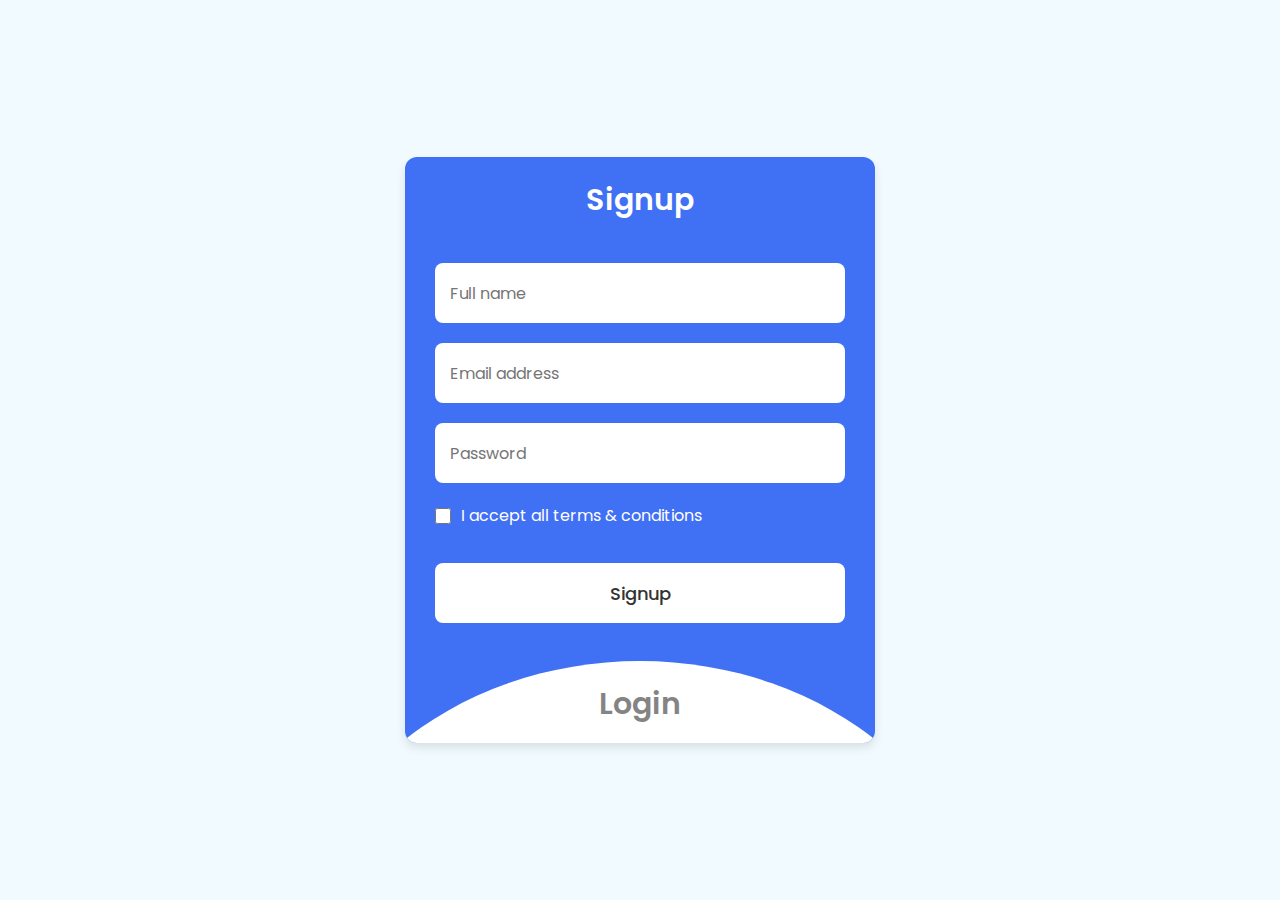
<file: Sign Up & Login Form/index.html>
<!DOCTYPE html>
<html lang="en">
  <head>
    <meta charset="UTF-8" />
    <meta http-equiv="X-UA-Compatible" content="IE=edge" />
    <meta name="viewport" content="width=device-width, initial-scale=1.0" />
    <title>Login & Signup Form || Web Addicted</title>
    <link rel="stylesheet" href="style.css" />
  </head>
  <body>
    <section class="wrapper">
      <!-- Sign Up Section Start -->
      <div class="form signup">
        <header>Signup</header>
        <form action="#">
          <input type="text" placeholder="Full name" required />
          <input type="text" placeholder="Email address" required />
          <input type="password" placeholder="Password" required />
          <div class="checkbox">
            <input type="checkbox" id="signupCheck" />
            <label for="signupCheck">I accept all terms & conditions</label>
          </div>
          <input type="submit" value="Signup" />
        </form>
      </div>
      <!-- Sign Up Section End -->

      <!-- Login Section Start -->
      <div class="form login">
        <header>Login</header>
        <form action="#">
          <input type="text" placeholder="Email address" required />
          <input type="password" placeholder="Password" required />
          <a href="#">Forgot password?</a>
          <input type="submit" value="Login" />
        </form>
      </div>
      <!-- Login Section End -->

      <script src="script.js"></script>
    </section>
  </body>
</html>
</file>
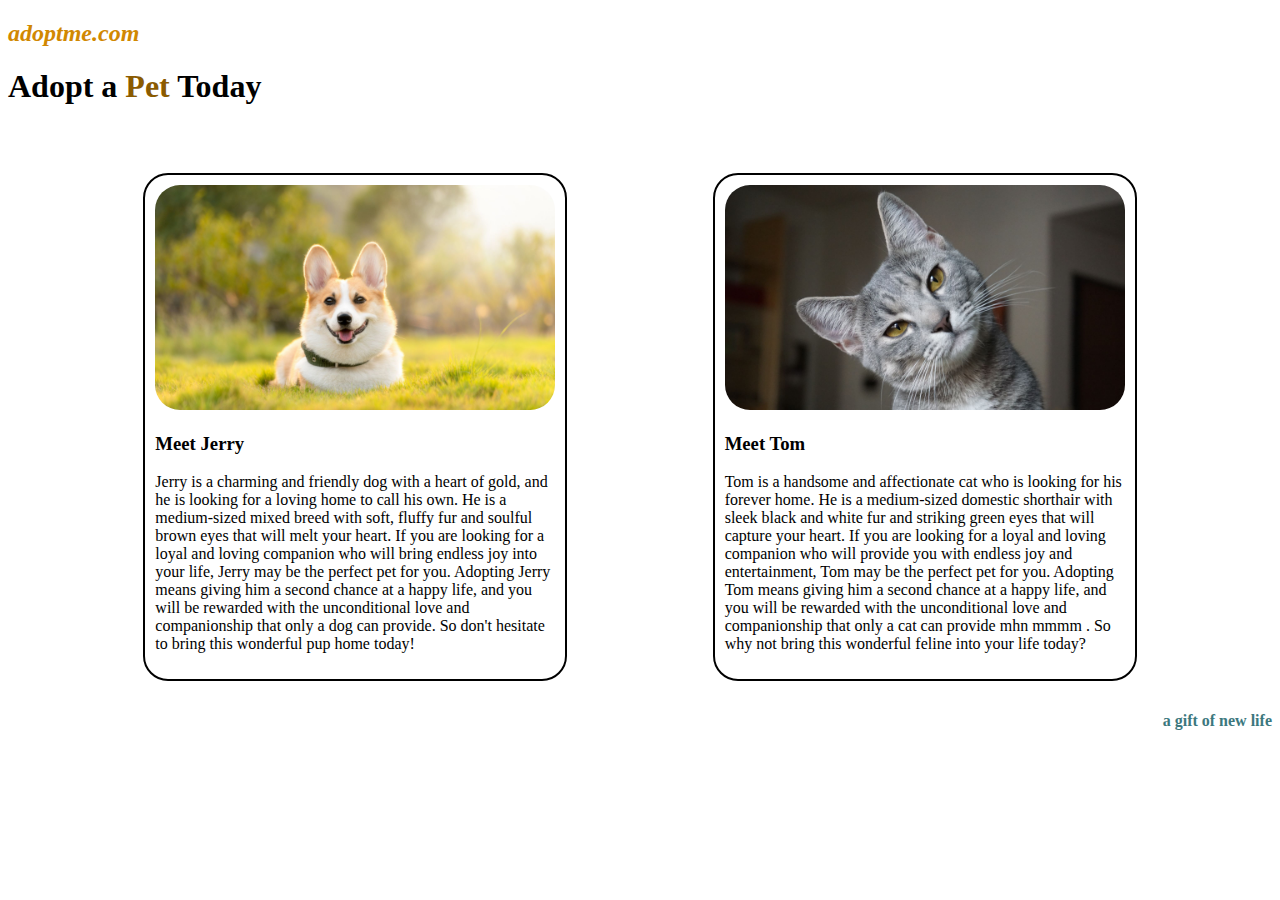
<file: Delta Mini Project/Delta Mini Project 01/index.html>
<!DOCTYPE html>
<html lang="en">
  <head>
    <meta charset="UTF-8" />
    <meta http-equiv="X-UA-Compatible" content="IE=edge" />
    <meta name="viewport" content="width=device-width, initial-scale=1.0" />
    <title>CSS</title>
    <link rel="stylesheet" href="style.css" />
  </head>
  <body>
    <h2><i id="website">adoptme.com</i></h2>
    <h1 id="title">Adopt a <span id="little-title">Pet</span> Today</h1>
    <br /><br />
    <div id="pets">
      <div class="card">
        <img src="dog.jpg" alt="jerry" />
        <h3>Meet Jerry</h3>
        <p>
          Jerry is a charming and friendly dog with a heart of gold, and he is
          looking for a loving home to call his own. He is a medium-sized mixed
          breed with soft, fluffy fur and soulful brown eyes that will melt your
          heart. If you are looking for a loyal and loving companion who will
          bring endless joy into your life, Jerry may be the perfect pet for
          you. Adopting Jerry means giving him a second chance at a happy life,
          and you will be rewarded with the unconditional love and companionship
          that only a dog can provide. So don't hesitate to bring this wonderful
          pup home today!
        </p>
      </div>
      <div class="card">
        <img src="cat.jpg" alt="tom" />
        <h3>Meet Tom</h3>
        <p>
          Tom is a handsome and affectionate cat who is looking for his forever
          home. He is a medium-sized domestic shorthair with sleek black and
          white fur and striking green eyes that will capture your heart. If you
          are looking for a loyal and loving companion who will provide you with
          endless joy and entertainment, Tom may be the perfect pet for you.
          Adopting Tom means giving him a second chance at a happy life, and you
          will be rewarded with the unconditional love and companionship that
          only a cat can provide mhn mmmm . So why not bring this wonderful
          feline into your life today?
        </p>
      </div>
    </div>
    <h4>a gift of new life</h4>
  </body>
</html>
</file>
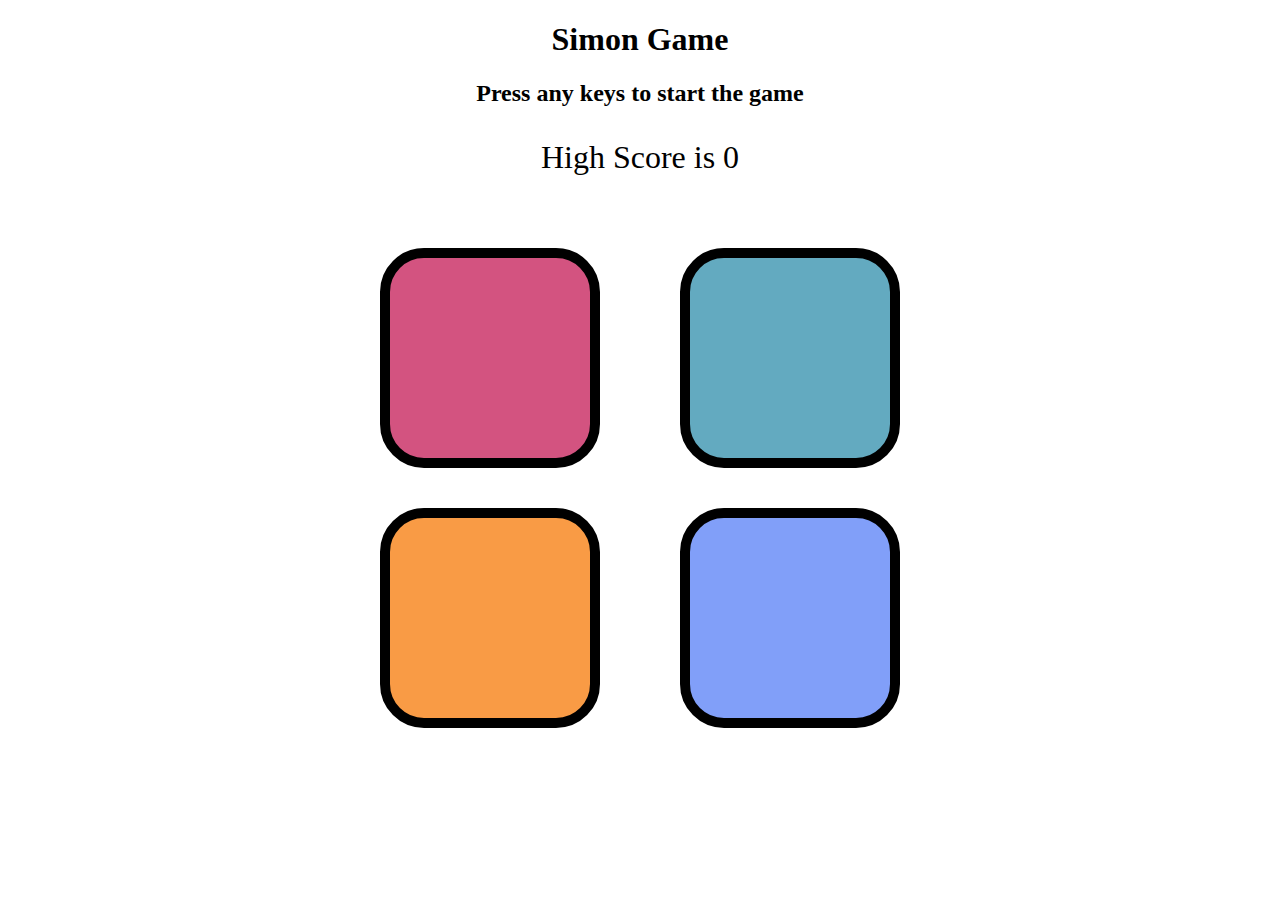
<file: Delta Mini Project/Delta mini Project 04 (Simon Game)/index.html>
<!DOCTYPE html>
<html lang="en">
  <head>
    <meta charset="UTF-8" />
    <meta name="viewport" content="width=device-width, initial-scale=1.0" />
    <title>Simon Game</title>
    <link rel="stylesheet" href="style.css" />
  </head>
  <body>
    <h1>Simon Game</h1>
    <h2>Press any keys to start the game</h2>
    <p>High Score is 0</p>

    <div class="btn-container">
      <div class="line-one">
        <div class="btn red" type="button" id="red"></div>
        <div class="btn yellow" type="button" id="yellow"></div>
      </div>
      <div class="line-two">
        <div class="btn green" type="button" id="green"></div>
        <div class="btn purple" type="button" id="purple"></div>
      </div>
    </div>
    <script src="app.js"></script>
  </body>
</html>
</file>
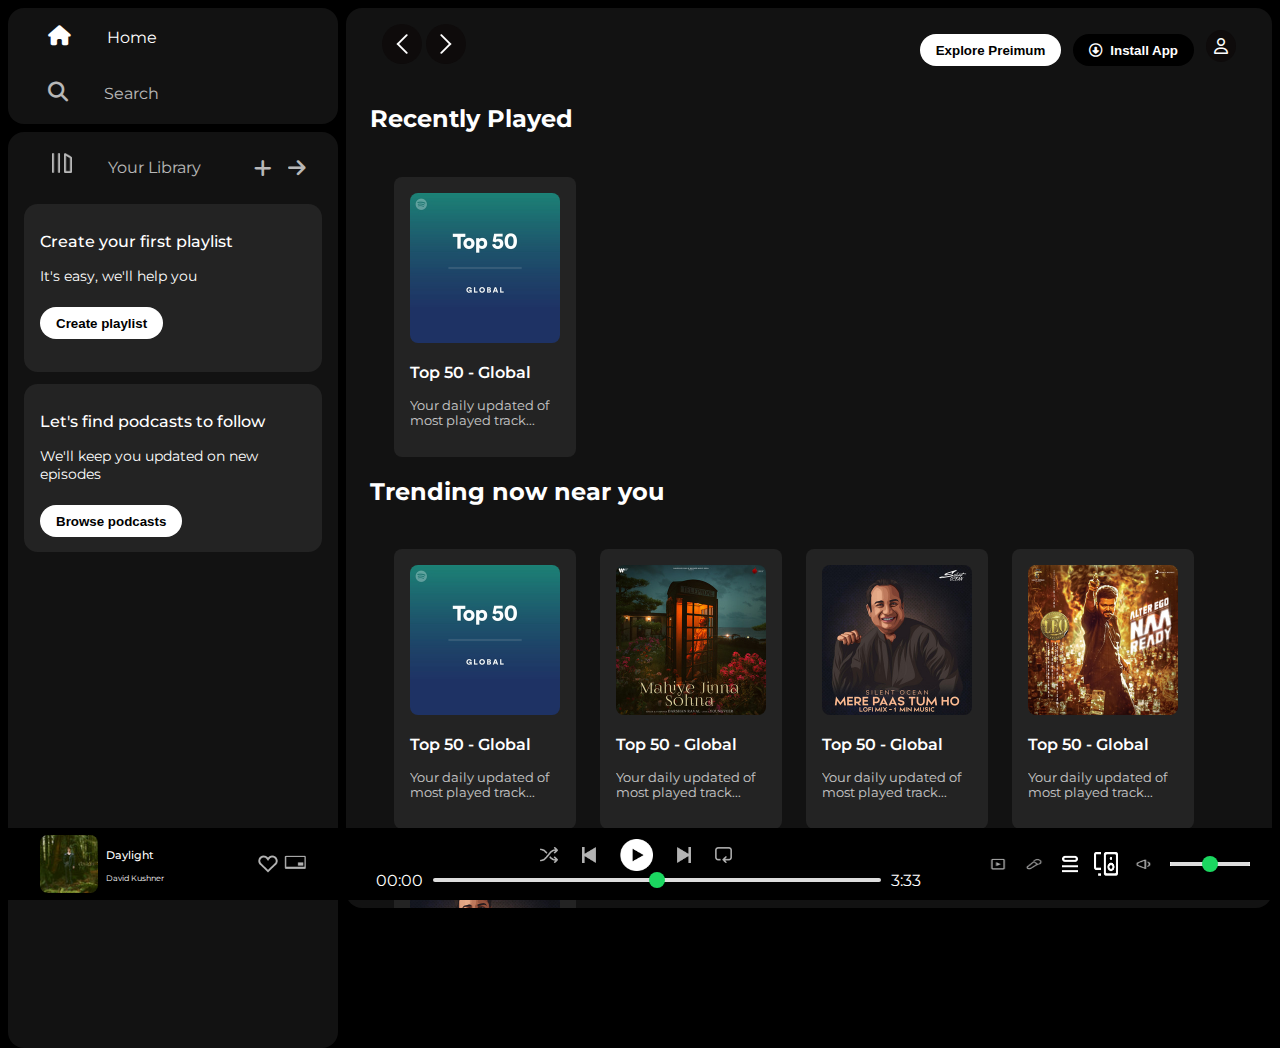
<file: Delta Mini Project/Spotify Clone (Delta Project 03)/index.html>
<!DOCTYPE html>
<html lang="en">
  <head>
    <meta charset="UTF-8" />
    <meta name="viewport" content="width=device-width, initial-scale=1.0" />
    <link
      rel="stylesheet"
      href="https://cdnjs.cloudflare.com/ajax/libs/font-awesome/6.7.2/css/all.min.css"
      integrity="sha512-Evv84Mr4kqVGRNSgIGL/F/aIDqQb7xQ2vcrdIwxfjThSH8CSR7PBEakCr51Ck+w+/U6swU2Im1vVX0SVk9ABhg=="
      crossorigin="anonymous"
      referrerpolicy="no-referrer"
    />
    <link rel="stylesheet" href="style.css" />
    <link rel="preconnect" href="https://fonts.googleapis.com" />
    <link rel="preconnect" href="https://fonts.gstatic.com" crossorigin />
    <link
      href="https://fonts.googleapis.com/css2?family=Montserrat:ital,wght@0,100..900;1,100..900&display=swap"
      rel="stylesheet"
    />
    <link rel="icon" href="./assets/logo.png" />
    <title>Spotify - Web Player: Music for everyone</title>
  </head>
  <body>
    <div class="main">
      <div class="side-bar">
        <div class="nav">
          <div class="nav-option" style="opacity: 1">
            <i class="fa-solid fa-house"></i>
            <a href="#">Home</a>
          </div>
          <div class="nav-option">
            <i class="fa-solid fa-magnifying-glass"></i>
            <a href="#">Search</a>
          </div>
        </div>
        <div class="libraty">
          <div class="option">
            <div class="lib-option nav-option">
              <img src="./assets/library_icon.png" alt="Library Icon" />
              <a href="#">Your Library</a>
            </div>
            <div class="icons">
              <i class="fa-solid fa-plus"></i>
              <i class="fa-solid fa-arrow-right"></i>
            </div>
          </div>
          <div class="lib-box">
            <div class="box">
              <p class="box-1">Create your first playlist</p>
              <p class="box-2">It's easy, we'll help you</p>
              <button class="badge">Create playlist</button>
            </div>
            <div class="box">
              <p class="box-1">Let's find podcasts to follow</p>
              <p class="box-2">We'll keep you updated on new episodes</p>
              <button class="badge">Browse podcasts</button>
            </div>
          </div>
        </div>
      </div>
      <div class="main-content">
        <div class="sticky-nav">
          <div class="sticky-nav-icon">
            <img src="./assets/backward_icon.png" alt="Backward Icon" />
            <img
              src="./assets/forward_icon.png"
              alt="Forward Icon"
              class="hide"
            />
          </div>
          <div class="sticky-nav-option">
            <button class="badge nav-icon hide">Explore Preimum</button>
            <button class="badge nav-icon dark-badge">
              <i class="fa-regular fa-circle-down"></i>Install App
            </button>
            <i class="fa-regular fa-user nav-icon user"></i>
          </div>
        </div>
        <h2>Recently Played</h2>
        <div class="cards-container">
          <div class="card">
            <img
              src="./assets/card1img.jpeg"
              alt="Image of Card"
              class="card-img"
            />
            <p class="card-title">Top 50 - Global</p>
            <p class="card-info">Your daily updated of most played track...</p>
          </div>
        </div>
        <h2>Trending now near you</h2>
        <div class="cards-container">
          <div class="card">
            <img
              src="./assets/card1img.jpeg"
              alt="Image of Card"
              class="card-img"
            />
            <p class="card-title">Top 50 - Global</p>
            <p class="card-info">Your daily updated of most played track...</p>
          </div>
          <div class="card">
            <img
              src="./assets/card2img.jpeg"
              alt="Image of Card"
              class="card-img"
            />
            <p class="card-title">Top 50 - Global</p>
            <p class="card-info">Your daily updated of most played track...</p>
          </div>
          <div class="card">
            <img
              src="./assets/card3img.jpeg"
              alt="Image of Card"
              class="card-img"
            />
            <p class="card-title">Top 50 - Global</p>
            <p class="card-info">Your daily updated of most played track...</p>
          </div>
          <div class="card">
            <img
              src="./assets/card4img.jpeg"
              alt="Image of Card"
              class="card-img"
            />
            <p class="card-title">Top 50 - Global</p>
            <p class="card-info">Your daily updated of most played track...</p>
          </div>
          <div class="card">
            <img
              src="./assets/card3img.jpeg"
              alt="Image of Card"
              class="card-img"
            />
            <p class="card-title">Top 50 - Global</p>
            <p class="card-info">Your daily updated of most played track...</p>
          </div>
        </div>
        <h2>Featured Charts</h2>
        <div class="cards-container">
          <div class="card">
            <img
              src="./assets/card5img.jpeg"
              alt="Image of Card"
              class="card-img"
            />
            <p class="card-title">Top 50 - Global</p>
            <p class="card-info">Your daily updated of most played track...</p>
          </div>
          <div class="card">
            <img
              src="./assets/card6img.jpeg"
              alt="Image of Card"
              class="card-img"
            />
            <p class="card-title">Top 50 - Global</p>
            <p class="card-info">Your daily updated of most played track...</p>
          </div>
          <div class="card">
            <img
              src="./assets/card1img.jpeg"
              alt="Image of Card"
              class="card-img"
            />
            <p class="card-title">Top 50 - Global</p>
            <p class="card-info">Your daily updated of most played track...</p>
          </div>
        </div>
        <div class="footer">
          <div class="line"></div>
        </div>
      </div>
      <div class="music-player">
        <div class="album">
          <img src="./assets/album_picture.jpeg" class="album-pic" />
          <div class="album-name">
            <p class="song-title">Daylight</p>
            <p class="song-author">David Kushner</p>
          </div>
          <div class="album-icon">
            <img src="./assets/album_icon1.png" class="album-icon-1" />
            <img src="./assets/album_icon2.png" class="album-icon-2" />
          </div>
        </div>
        <div class="player">
          <div class="player-control">
            <img
              src="./assets/player_icon1.png"
              alt="Player Icon"
              class="player-control-icon"
            />
            <img
              src="./assets/player_icon2.png"
              alt="Player Icon"
              class="player-control-icon"
            />
            <img
              src="./assets/player_icon3.png"
              alt="Player Icon"
              class="player-control-icon player-control-icon-play"
            />
            <img
              src="./assets/player_icon4.png"
              alt="Player Icon"
              class="player-control-icon"
            />
            <img
              src="./assets/player_icon5.png"
              alt="Player Icon"
              class="player-control-icon"
            />
          </div>
          <div class="player-bar">
            <span class="time">00:00</span>
            <input
              type="range"
              min="0"
              max="100"
              class="progress-bar"
              step="1"
            />
            <span class="time">3:33</span>
          </div>
        </div>
        <div class="controls">
          <div class="control-icon">
            <img src="./assets/controls_icon1.png" class="control-img" />
            <img src="./assets/controld_icon2.png" class="control-img" />
            <img src="./assets/controls_icon3.png" class="control-img" />
            <img src="./assets/controls_icon4.png" class="control-img" />
            <img src="./assets/controls_icon5.png" class="control-img" />
          </div>
          <input type="range" class="volum-btn" />
        </div>
      </div>
    </div>
  </body>
</html>
</file>
<file: Sign Up & Login Form/style.css>
/* Import Google font - Poppins */
@import url("https://fonts.googleapis.com/css2?family=Poppins:wght@200;300;400;500;600;700&display=swap");
* {
  margin: 0;
  padding: 0;
  box-sizing: border-box;
  font-family: "Poppins", sans-serif;
}
body {
  min-height: 100vh;
  display: flex;
  align-items: center;
  justify-content: center;
  background: #f0faff;
}
.wrapper {
  position: relative;
  max-width: 470px;
  width: 100%;
  border-radius: 12px;
  padding: 20px 30px 120px;
  background: #4070f4;
  box-shadow: 0 5px 10px rgba(0, 0, 0, 0.1);
  overflow: hidden;
}
.form.login {
  position: absolute;
  left: 50%;
  bottom: -86%;
  transform: translateX(-50%);
  width: calc(100% + 220px);
  padding: 20px 140px;
  border-radius: 50%;
  height: 100%;
  background: #fff;
  transition: all 0.6s ease;
}
.wrapper.active .form.login {
  bottom: -15%;
  border-radius: 35%;
  box-shadow: 0 -5px 10px rgba(0, 0, 0, 0.1);
}
.form header {
  font-size: 30px;
  text-align: center;
  color: #fff;
  font-weight: 600;
  cursor: pointer;
}
.form.login header {
  color: #333;
  opacity: 0.6;
}
.wrapper.active .form.login header {
  opacity: 1;
}
.wrapper.active .signup header {
  opacity: 0.6;
}
.wrapper form {
  display: flex;
  flex-direction: column;
  gap: 20px;
  margin-top: 40px;
}
form input {
  height: 60px;
  outline: none;
  border: none;
  padding: 0 15px;
  font-size: 16px;
  font-weight: 400;
  color: #333;
  border-radius: 8px;
  background: #fff;
}
.form.login input {
  border: 1px solid #aaa;
}
.form.login input:focus {
  box-shadow: 0 1px 0 #ddd;
}
form .checkbox {
  display: flex;
  align-items: center;
  gap: 10px;
}
.checkbox input[type="checkbox"] {
  height: 16px;
  width: 16px;
  accent-color: #fff;
  cursor: pointer;
}
form .checkbox label {
  cursor: pointer;
  color: #fff;
}
form a {
  color: #333;
  text-decoration: none;
}
form a:hover {
  text-decoration: underline;
}
form input[type="submit"] {
  margin-top: 15px;
  padding: none;
  font-size: 18px;
  font-weight: 500;
  cursor: pointer;
}
.form.login input[type="submit"] {
  background: #4070f4;
  color: #fff;
  border: none;
}
</file>
<file: Delta Mini Project/Delta Mini Project 01/style.css>
#website {
  color: rgb(209, 136, 1);
}
#little-title {
  color: rgb(139, 91, 1);
}
.pets {
  width: 80%;
  margin: auto;
  display: flex;
}
.card {
  width: 400px;
  border: 2px solid black;
  border-radius: 25px;
  padding: 10px;
  margin: 10px;
}
img {
  width: 100%;
  border-radius: 25px;
}
h4 {
  text-align: right;
  color: #3c787e;
}

#pets {
  display: flex;
  justify-content: space-evenly;
}

@media (max-width: 400px) {
  #pets {
    flex-wrap: wrap;
  }
}
</file>
<file: Delta Mini Project/Delta mini Project 04 (Simon Game)/style.css>
body{
    text-align: center;
}
.btn{
    height: 200px;
    width: 200px;
    border-radius: 20%;
    border: 10px solid black;
    margin: 2.5rem;
}
.btn-container{
    display: flex;
    justify-content: center;
}
.red{
    background-color: #d35380;
}
.yellow{
    background-color: #f99b45;
}
.green{
    background-color: #63aac0;
}
.purple{
    background-color: #819ff9;
}
.flash{
    background-color: white;
}
p{
    font-size: 2rem;
}
</file>
<file: Delta Mini Project/Spotify Clone (Delta Project 03)/style.css>
body{
    font-family: "Montserrat", serif;
    margin: 0;
    overflow: hidden;
    background-color: #000;
    color: #fff;
}
.main{
    display: flex;
    height: 100vh;
    padding: .5rem;
}
.side-bar{
    background-color: #000;
    width: 330px;
    border-radius: 1rem;
    margin-right: .5rem;
}
.main-content{
    background-color: #121212;
    flex: 1;
    border-radius: 1rem;
    overflow: auto;
    padding: 0 1.5rem 0 1.5rem;
}
.music-player{
    background-color: black;
    position: absolute;
    bottom: 0;
    width: 100%;
    height: 72px;
    display: flex;
    justify-content: center;
    align-items: center;
}
a{
    text-decoration: none;
    color: #fff;
}
.nav{
    display: flex;
    flex-direction: column;
    justify-content: center;
    height: 100px;
    background-color: #121212;
    border-radius: 1rem;
    padding: 0.5rem 0.75rem;
}
.nav-option{
    line-height: 2.5rem;
    padding: 0.5rem 1.75rem;
    opacity: 0.7;
}
.nav-option i{
    font-size: 1.25rem;
}
.nav-option a{
    font-size: 1rem;
    padding: 0.5rem 1rem;
    margin-left: 1rem;
}
.nav-option:hover{
    opacity: 1;
}
.libraty{
    background-color: #121212;
    border-radius: 1rem;
    height: 100%;
    margin-top: .5rem;
    padding: 0.5rem 1rem;
    
}
.option{
    display: flex;
    justify-content: space-between;
    align-items: center;
    
}
.lib-option img{
    height: 1.25rem;
    width: 1.25rem;
}
.icons{
    display: flex;
    font-size: 1.25rem;
}
.icons i{
    opacity: .7;
    margin-right: 1rem;
}
.icons i:hover{
    opacity: 1;
}
.box{
    background-color: #232323;
    height: 9rem;
    border-radius: .85rem;
    margin: 0.5rem 0 .75rem 0;
    padding: .75rem 1rem;
}
.box-1{
    font-size: 1rem;
    font-weight: 500;
}
.box-2{
    font-size: 0.9rem;
}
.badge{
    background-color: #fff;
    border: none;
    border-radius: 100px;
    padding: 0.25rem 1rem;
    font-weight: 700;
    margin-top: 0.5rem;
    width: fit-content;
    height: 2rem;
}
.dark-badge{
    background-color:#000 ;
    color: #fff;
}
.sticky-nav{
    position: sticky;
    top: 0;
    background-color: #121212;
    display: flex;
    justify-content: space-between;
    align-items: center;
    padding: 1rem 0rem;
    z-index: 10;
}
.sticky-nav-icon{
    margin-left: .75rem;
}
.sticky-nav-icon img , .user{
   cursor: pointer;
   background-color: #0e0b0b;
   border-radius: 50%;
   padding: .5rem;
}
.sticky-nav-option{
    display: flex;
    justify-content: center;
    align-items: center;
}
.nav-icon{
    margin-right: .75rem;
}
.dark-badge i{
    margin-right: .5rem;
}
@media (max-width:1000px){
    .hide{
        display: none;
    }
}
.card{
    background-color: #232323;
    width: 150px;
    border-radius: 0.5rem;
    padding: 1rem;
    margin-left: 1.5rem;
    margin-top: 1.5rem;
    
}
.card-img{
    width: 100%;
    border-radius: 0.5rem;
}
.card-title{
    font-weight: 600;
}
.card-info{
    font-size: .80rem;
    opacity: .75;
}
.cards-container{
    display: flex;
    flex-wrap: wrap;
}
.footer{
    height: 300px;
    display: flex;
    justify-content: center;
    align-items: center;
}
.line{
    border-top: 1px solid #fff;
    width: 90%;
    height: 30%;
    opacity: .4;
}
.album{
    width: 25%;
}
.player{
    width: 50%;
}
.controls{
    width: 25%;
}
.player-control-icon{
    height: 1rem;
    margin-right: 1.5rem;
    opacity: .7;
}
.player-control-icon:hover{
    opacity: 1;
}
.player-control{
    display: flex;
    justify-content: center;
    align-items: center;
}
.player-control-icon-play{
    height: 2rem;
    opacity: 1;
}
.player-bar{
    display: flex;
    justify-content: center;
    align-items: center;
}
.progress-bar{
    width: 70%;
    appearance: none;
    background-color: transparent;
    cursor: pointer;
}
.time{
    margin: 0rem .5rem;
}
.progress-bar::-webkit-slider-runnable-track{
    background-color: #ddd;
    border-radius: 100px;
    height: .2rem;
}
.progress-bar::-webkit-slider-thumb{
    appearance: none;
    height: 1rem;
    width: 1rem;
    background-color: #1bd760;
    border-radius: 50%;
    margin-top: -6px;
}
.album{
    width: 25%;
    display: flex;
    height: 100%;
    justify-content: space-between;
    align-items: center;
}
.album-pic{
    height: 80%;
    border-radius: .5rem;
    margin-left: 2rem;
}
.album-icon-1{
    height: 1.5rem;
    width: 1.5rem;
    opacity: .7;
    margin-left: .2rem;

}
.album-icon-2{
    height: 2rem;
    width: 2rem;
    

}
.song-title{
    font-weight: 500;
    font-size: .7rem;
}
.album-name{
    margin-right: 5rem;
}
.song-author{
    font-size: .5rem;
}
.album-icon{
    display: flex;
    justify-content: center;
    align-items: center;
    margin-right: 1rem;
}
.controls{
    display: flex;
    justify-content: center;
    align-items: center;
}
.control-img{
    height: 1.5rem;
    width: 1.5rem;
    margin-left: .75rem;
}
.volum-btn{
    width: 25%;
    margin:0 2rem 0rem 1rem;
    appearance: none;
}
.volum-btn::-webkit-slider-runnable-track{
    background-color: #ddd;
    border-radius: 100px;
    height: .2rem;
}
.volum-btn::-webkit-slider-thumb{
    appearance: none;
    height: 1rem;
    width: 1rem;
    background-color: #1bd760;
    border-radius: 50%;
    margin-top: -6px;
}
.control-icon{
    display: flex;
}
</file>
